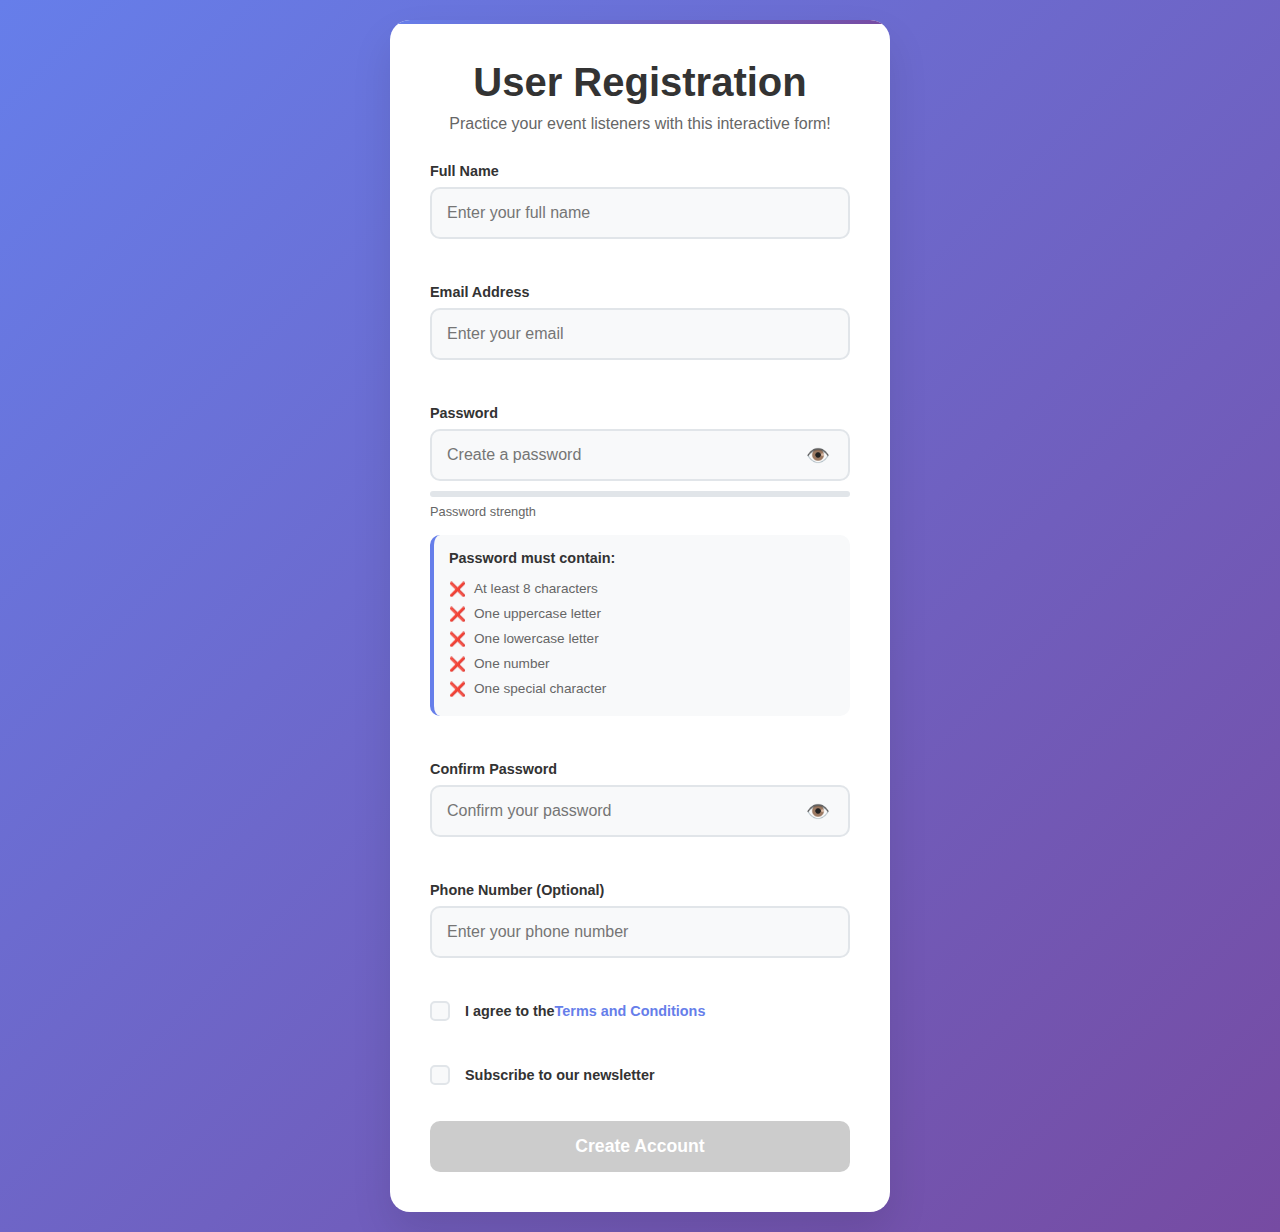
<file: Day 2 - Event Listeners/index.html>
<!DOCTYPE html>
<html lang="en">
<head>
    <meta charset="UTF-8">
    <meta name="viewport" content="width=device-width, initial-scale=1.0">
    <title>User Registration Form - Event Listeners Practice</title>
    <link rel="stylesheet" href="styles.css">
</head>
<body>
    <div class="container">
        <h1>User Registration</h1>
        <p class="subtitle">Practice your event listeners with this interactive form!</p>
        
        <form id="registrationForm" class="registration-form">
            <div class="form-group">
                <label for="fullName">Full Name</label>
                <input 
                    type="text" 
                    id="fullName" 
                    name="fullName" 
                    placeholder="Enter your full name"
                    required
                >
                <span class="error-message" id="nameError"></span>
            </div>

            <div class="form-group">
                <label for="email">Email Address</label>
                <input 
                    type="email" 
                    id="email" 
                    name="email" 
                    placeholder="Enter your email"
                    required
                >
                <span class="error-message" id="emailError"></span>
            </div>

            <div class="form-group">
                <label for="password">Password</label>
                <div class="password-container">
                    <input 
                        type="password" 
                        id="password" 
                        name="password" 
                        placeholder="Create a password"
                        required
                    >
                    <button type="button" id="togglePassword" class="toggle-password">👁️</button>
                </div>
                <div class="password-strength" id="passwordStrength">
                    <div class="strength-bar">
                        <div class="strength-fill" id="strengthFill"></div>
                    </div>
                    <span class="strength-text" id="strengthText">Password strength</span>
                </div>
                <div class="password-requirements" id="passwordRequirements">
                    <p>Password must contain:</p>
                    <ul>
                        <li id="reqLength">At least 8 characters</li>
                        <li id="reqUppercase">One uppercase letter</li>
                        <li id="reqLowercase">One lowercase letter</li>
                        <li id="reqNumber">One number</li>
                        <li id="reqSpecial">One special character</li>
                    </ul>
                </div>
                <span class="error-message" id="passwordError"></span>
            </div>

            <div class="form-group">
                <label for="confirmPassword">Confirm Password</label>
                <div class="password-container">
                    <input 
                        type="password" 
                        id="confirmPassword" 
                        name="confirmPassword" 
                        placeholder="Confirm your password"
                        required
                    >
                    <button type="button" id="toggleConfirmPassword" class="toggle-password">👁️</button>
                </div>
                <span class="error-message" id="confirmPasswordError"></span>
            </div>

            <div class="form-group">
                <label for="phone">Phone Number (Optional)</label>
                <input 
                    type="tel" 
                    id="phone" 
                    name="phone" 
                    placeholder="Enter your phone number"
                >
                <span class="error-message" id="phoneError"></span>
            </div>

            <div class="form-group">
                <label class="checkbox-label">
                    <input type="checkbox" id="terms" name="terms" required>
                    <span class="checkmark"></span>
                    I agree to the <a href="#" id="termsLink">Terms and Conditions</a>
                </label>
                <span class="error-message" id="termsError"></span>
            </div>

            <div class="form-group">
                <label class="checkbox-label">
                    <input type="checkbox" id="newsletter" name="newsletter">
                    <span class="checkmark"></span>
                    Subscribe to our newsletter
                </label>
            </div>

            <button type="submit" id="submitBtn" class="submit-btn" disabled>
                Create Account
            </button>
        </form>

        <div id="successMessage" class="success-message hidden">
            <h2>🎉 Registration Successful!</h2>
            <p>Welcome to our platform!</p>
            <button id="resetForm" class="reset-btn">Create Another Account</button>
        </div>
    </div>

    <script src="script.js"></script>
</body>
</html>
</file>
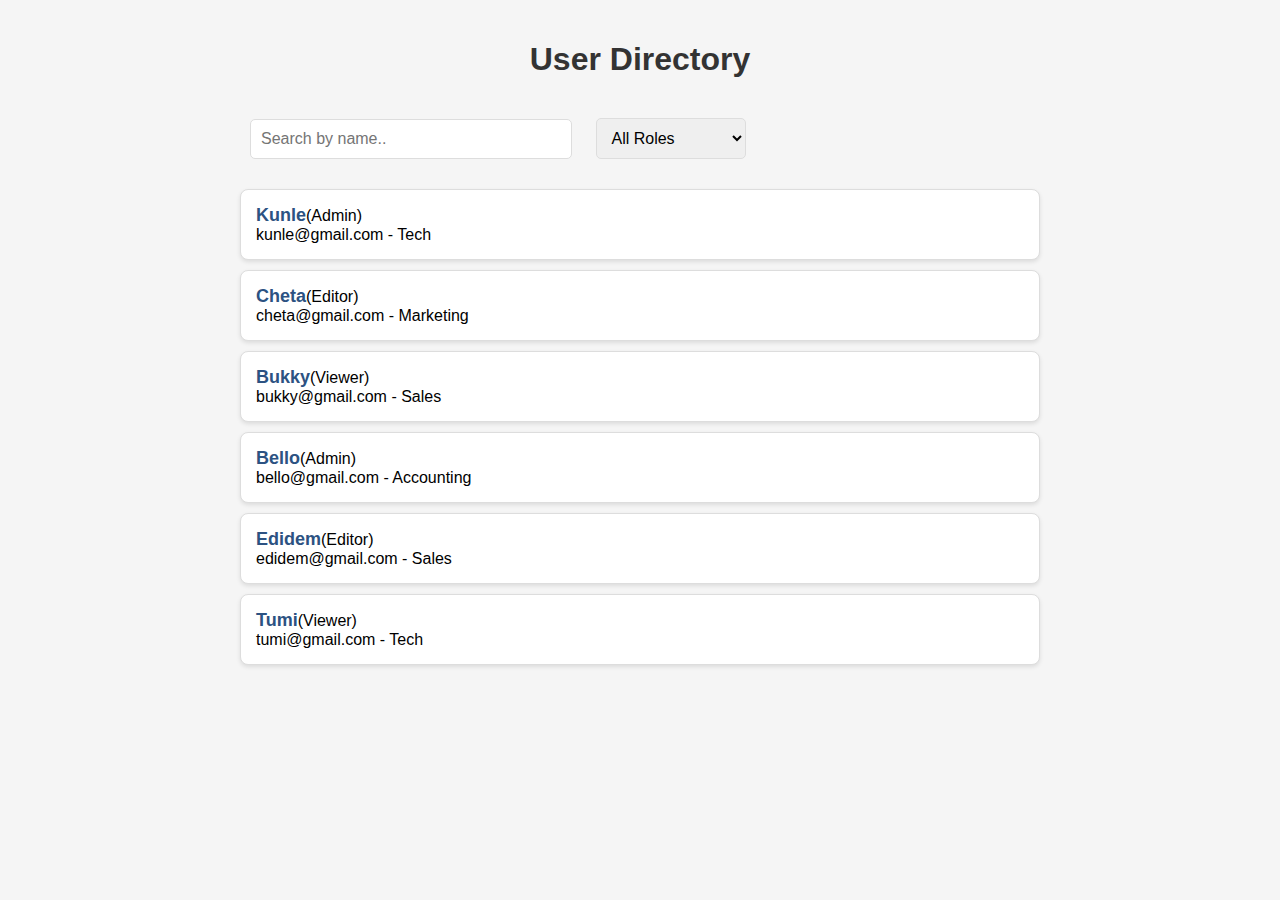
<file: Day 3 - Data Structure/index.html>
<!DOCTYPE html>
<html lang="en">
<head>
    <meta charset="UTF-8">
    <meta name="viewport" content="width=device-width, initial-scale=1.0">
    <title>User Directory</title>
    <link rel = "stylesheet" href = "app.css">
</head>
<body>
    <h1>User Directory</h1>
    <input type="text" id = "search" placeholder="Search by name.." />
    <select id = "filterRole">
        <option value="">All Roles</option>
        <option value="Admin">Admin</option>
        <option value="Editor">Editor</option>
        <option value="Viewer">Viewer</option>
    </select>
    <div id="userlist"></div>
    <script src="script.js"></script>
</body>
</html>
</file>
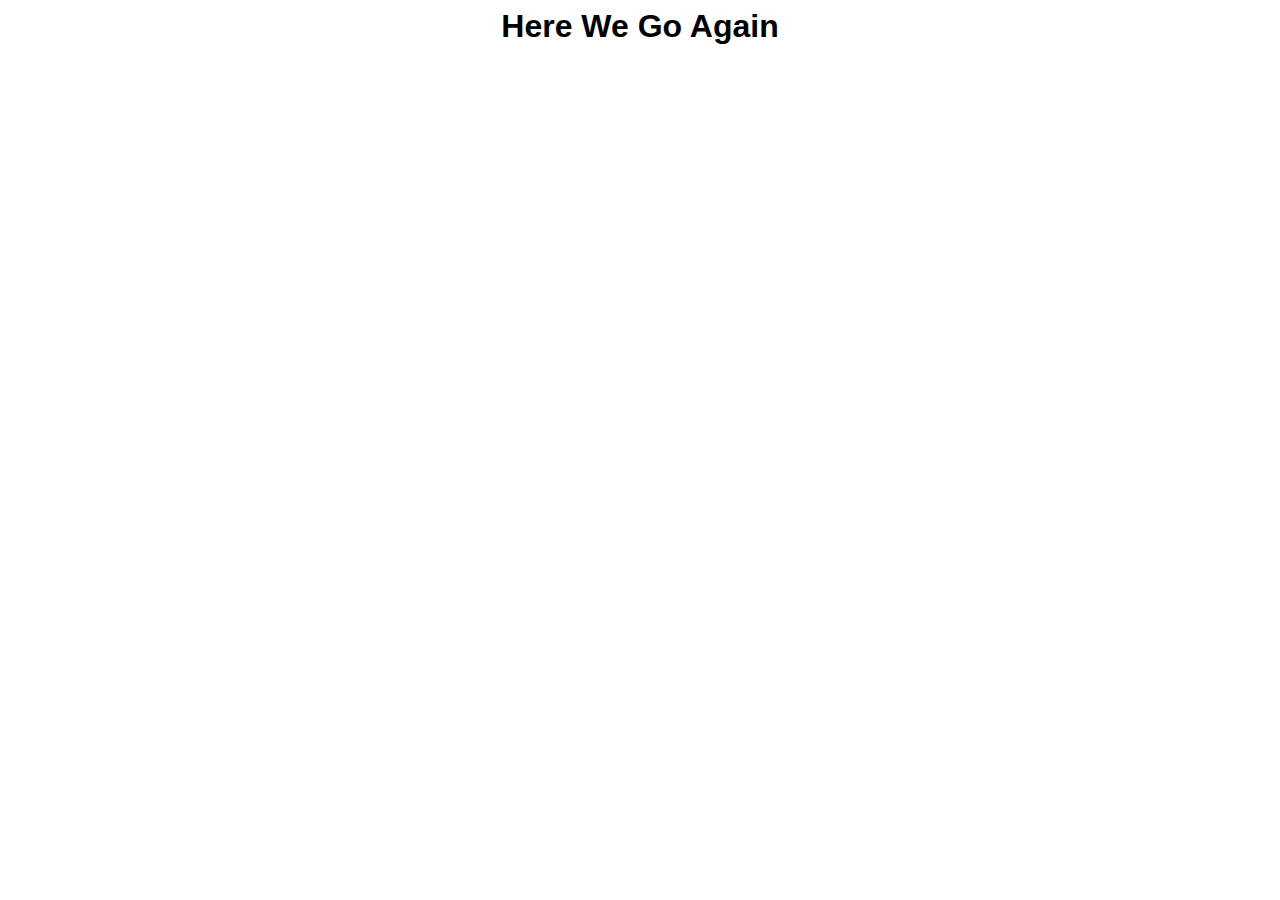
<file: Day1 - Basics/index.html>
<!--remember to always add your boilerplate using '! + tab' -->
<!DOCTYPE html>
<html lang="en">
<head>
    <meta charset="UTF-8">
    <meta name="viewport" content="width=device-width, initial-scale=1.0">
    <title>Practice Page</title>

    <!--Link style sheet -->
    <link rel ="stylesheet" href="style.css">


</head>
<body>
    <h1>Here We Go Again</h1>

    <!--best practice to add script within the body of the Page -->
    <script src = "script.js"> </script>
    
</body>
</html>
</file>
<file: Day 2 - Event Listeners/styles.css>
* {
    margin: 0;
    padding: 0;
    box-sizing: border-box;
}

body {
    font-family: 'Segoe UI', Tahoma, Geneva, Verdana, sans-serif;
    background: linear-gradient(135deg, #667eea 0%, #764ba2 100%);
    min-height: 100vh;
    display: flex;
    align-items: center;
    justify-content: center;
    padding: 20px;
}

.container {
    background: white;
    border-radius: 20px;
    box-shadow: 0 20px 40px rgba(0, 0, 0, 0.1);
    padding: 40px;
    width: 100%;
    max-width: 500px;
    position: relative;
    overflow: hidden;
}

.container::before {
    content: '';
    position: absolute;
    top: 0;
    left: 0;
    right: 0;
    height: 4px;
    background: linear-gradient(90deg, #667eea, #764ba2);
}

h1 {
    text-align: center;
    color: #333;
    margin-bottom: 10px;
    font-size: 2.5rem;
    font-weight: 700;
}

.subtitle {
    text-align: center;
    color: #666;
    margin-bottom: 30px;
    font-size: 1rem;
}

.registration-form {
    display: flex;
    flex-direction: column;
    gap: 20px;
}

.form-group {
    position: relative;
}

label {
    display: block;
    margin-bottom: 8px;
    color: #333;
    font-weight: 600;
    font-size: 0.9rem;
}

input[type="text"],
input[type="email"],
input[type="password"],
input[type="tel"] {
    width: 100%;
    padding: 15px;
    border: 2px solid #e1e5e9;
    border-radius: 10px;
    font-size: 1rem;
    transition: all 0.3s ease;
    background: #f8f9fa;
}

input:focus {
    outline: none;
    border-color: #667eea;
    background: white;
    box-shadow: 0 0 0 3px rgba(102, 126, 234, 0.1);
    transform: translateY(-2px);
}

input.valid {
    border-color: #28a745;
    background: #f8fff9;
}

input.invalid {
    border-color: #dc3545;
    background: #fff8f8;
}

.password-container {
    position: relative;
    display: flex;
    align-items: center;
}

.toggle-password {
    position: absolute;
    right: 15px;
    background: none;
    border: none;
    cursor: pointer;
    font-size: 1.2rem;
    padding: 5px;
    border-radius: 5px;
    transition: all 0.3s ease;
}

.toggle-password:hover {
    background: rgba(102, 126, 234, 0.1);
    transform: scale(1.1);
}

.password-strength {
    margin-top: 10px;
}

.strength-bar {
    height: 6px;
    background: #e1e5e9;
    border-radius: 3px;
    overflow: hidden;
    margin-bottom: 5px;
}

.strength-fill {
    height: 100%;
    width: 0%;
    transition: all 0.3s ease;
    border-radius: 3px;
}

.strength-fill.weak { background: #dc3545; width: 25%; }
.strength-fill.fair { background: #ffc107; width: 50%; }
.strength-fill.good { background: #17a2b8; width: 75%; }
.strength-fill.strong { background: #28a745; width: 100%; }

.strength-text {
    font-size: 0.8rem;
    color: #666;
}

.password-requirements {
    margin-top: 15px;
    padding: 15px;
    background: #f8f9fa;
    border-radius: 10px;
    border-left: 4px solid #667eea;
}

.password-requirements p {
    font-weight: 600;
    color: #333;
    margin-bottom: 10px;
    font-size: 0.9rem;
}

.password-requirements ul {
    list-style: none;
    padding: 0;
}

.password-requirements li {
    padding: 5px 0;
    font-size: 0.85rem;
    color: #666;
    position: relative;
    padding-left: 25px;
    transition: all 0.3s ease;
}

.password-requirements li::before {
    content: '❌';
    position: absolute;
    left: 0;
    transition: all 0.3s ease;
}

.password-requirements li.valid::before {
    content: '✅';
    color: #28a745;
}

.password-requirements li.valid {
    color: #28a745;
    font-weight: 500;
}

.error-message {
    color: #dc3545;
    font-size: 0.8rem;
    margin-top: 5px;
    display: block;
    min-height: 20px;
    transition: all 0.3s ease;
}

.checkbox-label {
    display: flex;
    align-items: center;
    cursor: pointer;
    font-size: 0.9rem;
    color: #333;
    position: relative;
    padding-left: 35px;
}

.checkbox-label input[type="checkbox"] {
    position: absolute;
    opacity: 0;
    cursor: pointer;
    height: 0;
    width: 0;
}

.checkmark {
    position: absolute;
    left: 0;
    height: 20px;
    width: 20px;
    background: #f8f9fa;
    border: 2px solid #e1e5e9;
    border-radius: 5px;
    transition: all 0.3s ease;
}

.checkbox-label:hover .checkmark {
    background: rgba(102, 126, 234, 0.1);
    border-color: #667eea;
}

.checkbox-label input:checked ~ .checkmark {
    background: #667eea;
    border-color: #667eea;
}

.checkmark:after {
    content: '';
    position: absolute;
    display: none;
    left: 6px;
    top: 2px;
    width: 5px;
    height: 10px;
    border: solid white;
    border-width: 0 2px 2px 0;
    transform: rotate(45deg);
}

.checkbox-label input:checked ~ .checkmark:after {
    display: block;
}

.checkbox-label a {
    color: #667eea;
    text-decoration: none;
    font-weight: 600;
}

.checkbox-label a:hover {
    text-decoration: underline;
}

.submit-btn {
    background: linear-gradient(135deg, #667eea 0%, #764ba2 100%);
    color: white;
    border: none;
    padding: 15px;
    border-radius: 10px;
    font-size: 1.1rem;
    font-weight: 600;
    cursor: pointer;
    transition: all 0.3s ease;
    margin-top: 10px;
}

.submit-btn:hover:not(:disabled) {
    transform: translateY(-2px);
    box-shadow: 0 10px 20px rgba(102, 126, 234, 0.3);
}

.submit-btn:disabled {
    background: #ccc;
    cursor: not-allowed;
    transform: none;
    box-shadow: none;
}

.success-message {
    text-align: center;
    padding: 40px 20px;
    background: linear-gradient(135deg, #28a745 0%, #20c997 100%);
    color: white;
    border-radius: 15px;
    margin-top: 20px;
}

.success-message h2 {
    margin-bottom: 10px;
    font-size: 2rem;
}

.success-message p {
    margin-bottom: 20px;
    font-size: 1.1rem;
}

.reset-btn {
    background: rgba(255, 255, 255, 0.2);
    color: white;
    border: 2px solid white;
    padding: 12px 24px;
    border-radius: 8px;
    font-size: 1rem;
    font-weight: 600;
    cursor: pointer;
    transition: all 0.3s ease;
}

.reset-btn:hover {
    background: white;
    color: #28a745;
}

.hidden {
    display: none;
}

/* Animation for form appearance */
.registration-form {
    animation: slideInUp 0.6s ease-out;
}

@keyframes slideInUp {
    from {
        opacity: 0;
        transform: translateY(30px);
    }
    to {
        opacity: 1;
        transform: translateY(0);
    }
}

/* Responsive design */
@media (max-width: 600px) {
    .container {
        padding: 20px;
        margin: 10px;
    }
    
    h1 {
        font-size: 2rem;
    }
    
    input[type="text"],
    input[type="email"],
    input[type="password"],
    input[type="tel"] {
        padding: 12px;
    }
}
</file>
<file: Day 3 - Data Structure/app.css>
body {
    font-family: Arial, sans-serif;
    max-width: 800px;
    margin: 0 auto;
    padding: 20px;
    background-color: #f5f5f5;
}

h1 {
    text-align: center;
    color: #333;
    margin-bottom: 30px;
}

#search, #filterRole {
    padding: 10px;
    margin: 10px;
    border: 1px solid #ddd;
    border-radius: 5px;
    font-size: 16px;
}

#search {
    width: 300px;
}

#filterRole {
    width: 150px;
}

#userlist {
    margin-top: 20px;
}

.user-card {
    background: white;
    border: 1px solid #ddd;
    border-radius: 8px;
    padding: 15px;
    margin: 10px 0;
    box-shadow: 0 2px 4px rgba(0,0,0,0.1);
    transition: box-shadow 0.3s ease;
}

.user-card:hover {
    box-shadow: 0 4px 8px rgba(0,0,0,0.15);
}

.user-card strong {
    color: #2c5282;
    font-size: 18px;
}

@media (max-width: 600px) {
    #search {
        width: 100%;
        margin: 5px 0;
    }
    
    #filterRole {
        width: 100%;
        margin: 5px 0;
    }
}
</file>
<file: Day1 - Basics/style.css>
h1{
    font-family: Verdana, Geneva, Tahoma, sans-serif;
    margin: auto;
    font-display: block;
    padding: auto;
    text-align: center;
}
</file>
